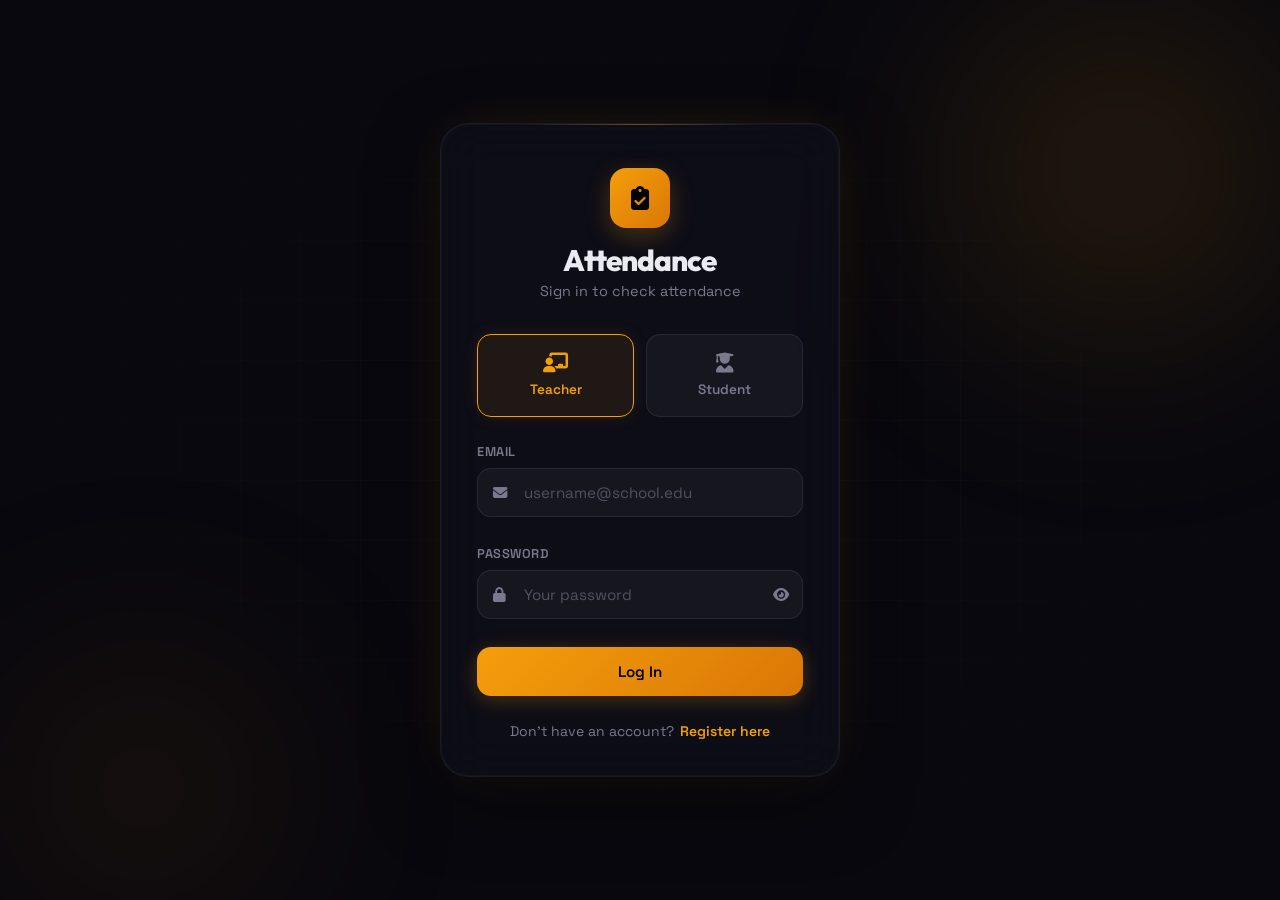
<file: templates/index.html>
<!DOCTYPE html>
<html lang="en">
<head>
    <meta charset="UTF-8">
    <meta name="viewport" content="width=device-width, initial-scale=1.0">
    <title>Attendance - Log In</title>
    <link href="https://fonts.googleapis.com/css2?family=Space+Grotesk:wght@300;400;500;600;700&family=Outfit:wght@400;600;800&display=swap" rel="stylesheet">
    <link rel="stylesheet" href="https://cdnjs.cloudflare.com/ajax/libs/font-awesome/6.5.1/css/all.min.css">
    <link rel="stylesheet" href="/static/css/style.css">
</head>
<body>
    <div class="bg-layer"><div class="blob blob-1"></div><div class="blob blob-2"></div></div>
    <div class="grid-overlay"></div>
    <div class="toast-container" id="toastContainer"></div>
    <main class="login-container">
        <div class="login-card">
            <div class="brand">
                <div class="brand-icon"><i class="fas fa-clipboard-check"></i></div>
                <h1>Attendance</h1>
                <p>Sign in to check attendance</p>
            </div>
            <form id="loginForm" novalidate>
                <div class="role-group">
                    <label class="role-option">
                        <input type="radio" name="role" value="teacher" checked>
                        <div class="role-box">
                            <i class="fas fa-chalkboard-teacher"></i>
                            <span>Teacher</span>
                        </div>
                    </label>
                    <label class="role-option">
                        <input type="radio" name="role" value="student">
                        <div class="role-box">
                            <i class="fas fa-user-graduate"></i>
                            <span>Student</span>
                        </div>
                    </label>
                </div>
                <div class="input-group">
                    <label for="email">Email</label>
                    <div class="input-wrap">
                        <i class="fas fa-envelope field-icon"></i>
                        <input type="email" id="email" placeholder="username@school.edu" required>
                    </div>
                    <div class="error-msg" id="emailErr"><i class="fas fa-exclamation-circle"></i><span></span></div>
                </div>
                <div class="input-group">
                    <label for="password">Password</label>
                    <div class="input-wrap">
                        <i class="fas fa-lock field-icon"></i>
                        <input type="password" id="password" placeholder="Your password" required>
                        <button type="button" class="toggle-pw" aria-label="Toggle password"><i class="fas fa-eye"></i></button>
                    </div>
                    <div class="error-msg" id="pwErr"><i class="fas fa-exclamation-circle"></i><span></span></div>
                </div>
                <button type="submit" class="submit-btn" id="submitBtn">
                    <span class="btn-text">Log In</span>
                    <div class="spinner"></div>
                </button>
            </form>
            <div class="register-link">
                <span>Don't have an account?</span>
                <a href="/register">Register here</a>
            </div>
        </div>
    </main>
    <script src="/static/js/script.js"></script>
</body>
</html>
</file>
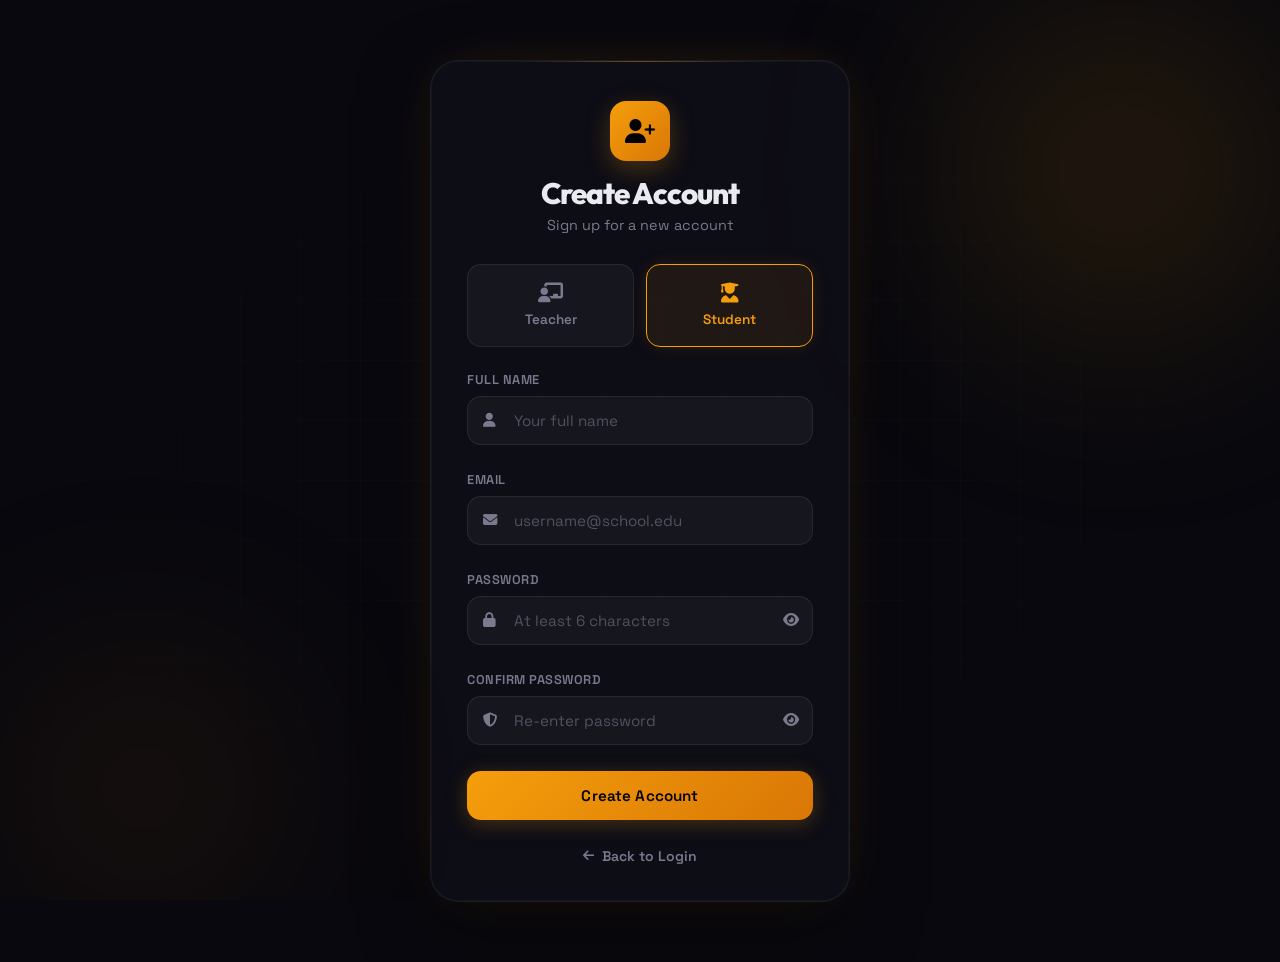
<file: templates/register.html>
<!DOCTYPE html>
<html lang="en">
<head>
    <meta charset="UTF-8">
    <meta name="viewport" content="width=device-width, initial-scale=1.0">
    <title>Register - Attendance</title>
    <link href="https://fonts.googleapis.com/css2?family=Space+Grotesk:wght@300;400;500;600;700&family=Outfit:wght@400;600;800&display=swap" rel="stylesheet">
    <link rel="stylesheet" href="https://cdnjs.cloudflare.com/ajax/libs/font-awesome/6.5.1/css/all.min.css">
    <link rel="stylesheet" href="/static/css/register.css">
</head>
<body>
    <div class="bg-layer"><div class="blob blob-1"></div><div class="blob blob-2"></div></div>
    <div class="grid-overlay"></div>
    <div class="toast-container" id="toastContainer"></div>
    <main class="register-container">
        <div class="register-card">
            <div class="brand">
                <div class="brand-icon"><i class="fas fa-user-plus"></i></div>
                <h1>Create Account</h1>
                <p>Sign up for a new account</p>
            </div>
            <form id="registerForm" novalidate>
                <div class="role-group">
                    <label class="role-option">
                        <input type="radio" name="role" value="teacher">
                        <div class="role-box">
                            <i class="fas fa-chalkboard-teacher"></i>
                            <span>Teacher</span>
                        </div>
                    </label>
                    <label class="role-option">
                        <input type="radio" name="role" value="student" checked>
                        <div class="role-box">
                            <i class="fas fa-user-graduate"></i>
                            <span>Student</span>
                        </div>
                    </label>
                </div>
                <div class="input-group">
                    <label for="regName">Full Name</label>
                    <div class="input-wrap"><i class="fas fa-user field-icon"></i><input type="text" id="regName" placeholder="Your full name" required></div>
                    <div class="error-msg" id="nameErr"><i class="fas fa-exclamation-circle"></i><span></span></div>
                </div>
                <div class="input-group">
                    <label for="regEmail">Email</label>
                    <div class="input-wrap"><i class="fas fa-envelope field-icon"></i><input type="email" id="regEmail" placeholder="username@school.edu" required></div>
                    <div class="error-msg" id="emailErr"><i class="fas fa-exclamation-circle"></i><span></span></div>
                </div>
                <div class="input-group">
                    <label for="regPw">Password</label>
                    <div class="input-wrap"><i class="fas fa-lock field-icon"></i><input type="password" id="regPw" placeholder="At least 6 characters" required><button type="button" class="toggle-pw" aria-label="Toggle password"><i class="fas fa-eye"></i></button></div>
                    <div class="error-msg" id="pwErr"><i class="fas fa-exclamation-circle"></i><span></span></div>
                </div>
                <div class="input-group">
                    <label for="regPwConfirm">Confirm Password</label>
                    <div class="input-wrap"><i class="fas fa-shield-halved field-icon"></i><input type="password" id="regPwConfirm" placeholder="Re-enter password" required><button type="button" class="toggle-pw" aria-label="Toggle password"><i class="fas fa-eye"></i></button></div>
                    <div class="error-msg" id="pw2Err"><i class="fas fa-exclamation-circle"></i><span></span></div>
                </div>
                <button type="submit" class="submit-btn" id="submitBtn">
                    <span class="btn-text">Create Account</span>
                    <div class="spinner"></div>
                </button>
            </form>
            <div class="back-link"><a href="/"><i class="fas fa-arrow-left"></i> Back to Login</a></div>
        </div>
    </main>
    <script src="/static/js/register.js"></script>
</body>
</html>
</file>
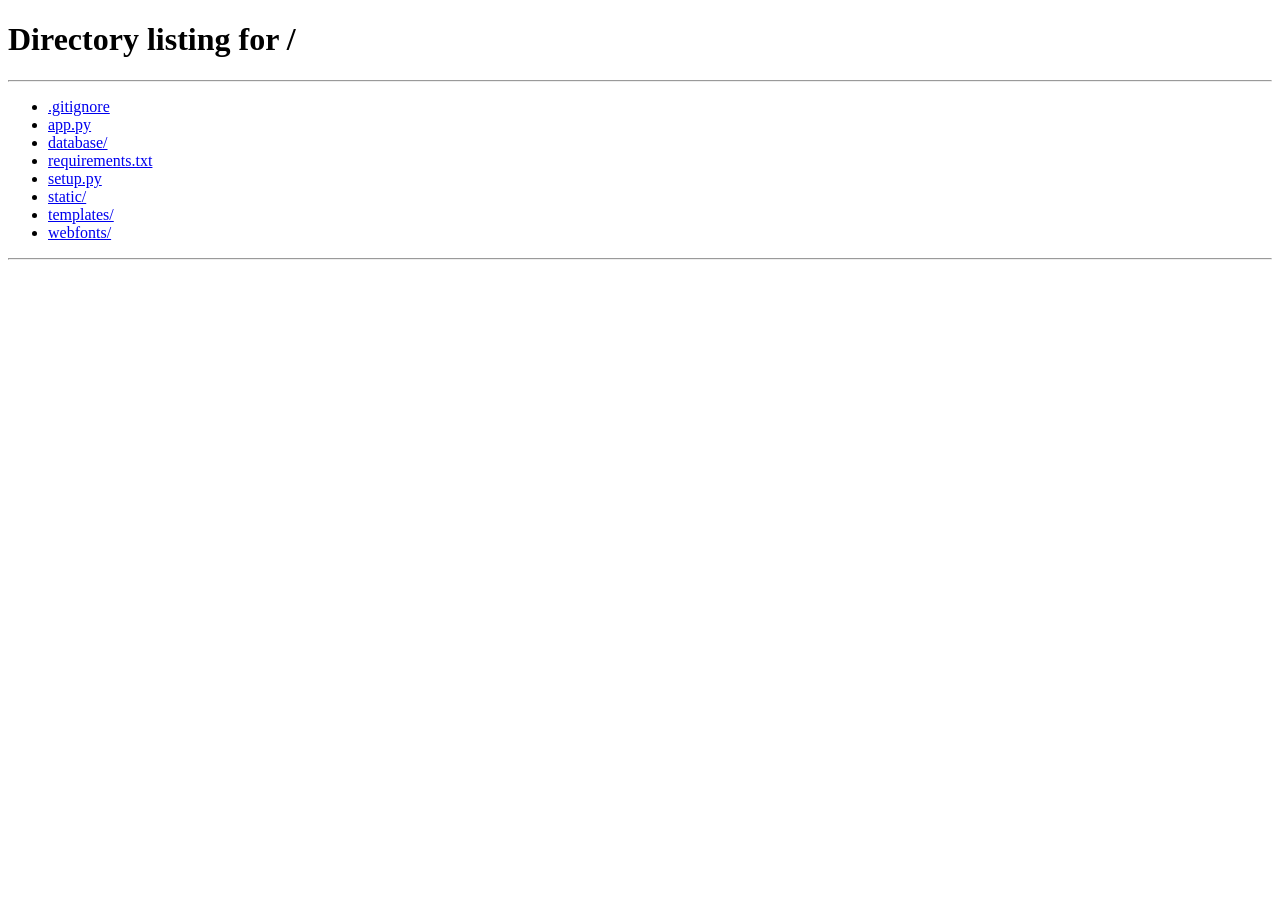
<file: templates/student.html>
<!DOCTYPE html>
<html lang="en">
<head>
    <meta charset="UTF-8">
    <meta name="viewport" content="width=device-width, initial-scale=1.0">
    <title>Student Dashboard</title>
    <link href="https://fonts.googleapis.com/css2?family=Space+Grotesk:wght@300;400;500;600;700&family=Outfit:wght@400;600;800&display=swap" rel="stylesheet">
    <link rel="stylesheet" href="https://cdnjs.cloudflare.com/ajax/libs/font-awesome/6.5.1/css/all.min.css">
    <link rel="stylesheet" href="/static/css/student.css">
</head>
<body>
    <div class="toast-container" id="toastContainer"></div>
    <header class="topbar">
        <div class="topbar-left"><i class="fas fa-user-graduate"></i><span>Student Dashboard</span></div>
        <div class="topbar-right">
            <span class="user-name" id="userName">-</span>
            <button class="logout-btn" id="logoutBtn"><i class="fas fa-sign-out-alt"></i> Log Out</button>
        </div>
    </header>
    <main class="dashboard">
        <div class="welcome-card">
            <h2 id="welcomeMsg">Welcome!</h2>
            <p>View your attendance records below.</p>
        </div>
        <div class="stats-row">
            <div class="stat-card"><div class="stat-num" id="statTotal">0</div><div class="stat-label">Total Days</div></div>
            <div class="stat-card present"><div class="stat-num" id="statPresent">0</div><div class="stat-label">Present</div></div>
            <div class="stat-card absent"><div class="stat-num" id="statAbsent">0</div><div class="stat-label">Absent</div></div>
            <div class="stat-card late"><div class="stat-num" id="statLate">0</div><div class="stat-label">Late</div></div>
        </div>
        <div class="percent-card">
            <div class="percent-circle" id="percentCircle"><span id="percentText">0%</span></div>
            <div class="percent-info">
                <h3>Attendance Rate</h3>
                <p id="percentDesc">-</p>
            </div>
        </div>
        <div class="table-card">
            <h2><i class="fas fa-calendar-check"></i> Records</h2>
            <table>
                <thead><tr><th>Date</th><th>Status</th></tr></thead>
                <tbody id="recordsBody"></tbody>
            </table>
        </div>
    </main>
    <script src="/static/js/student.js"></script>
</body>
</html>
</file>
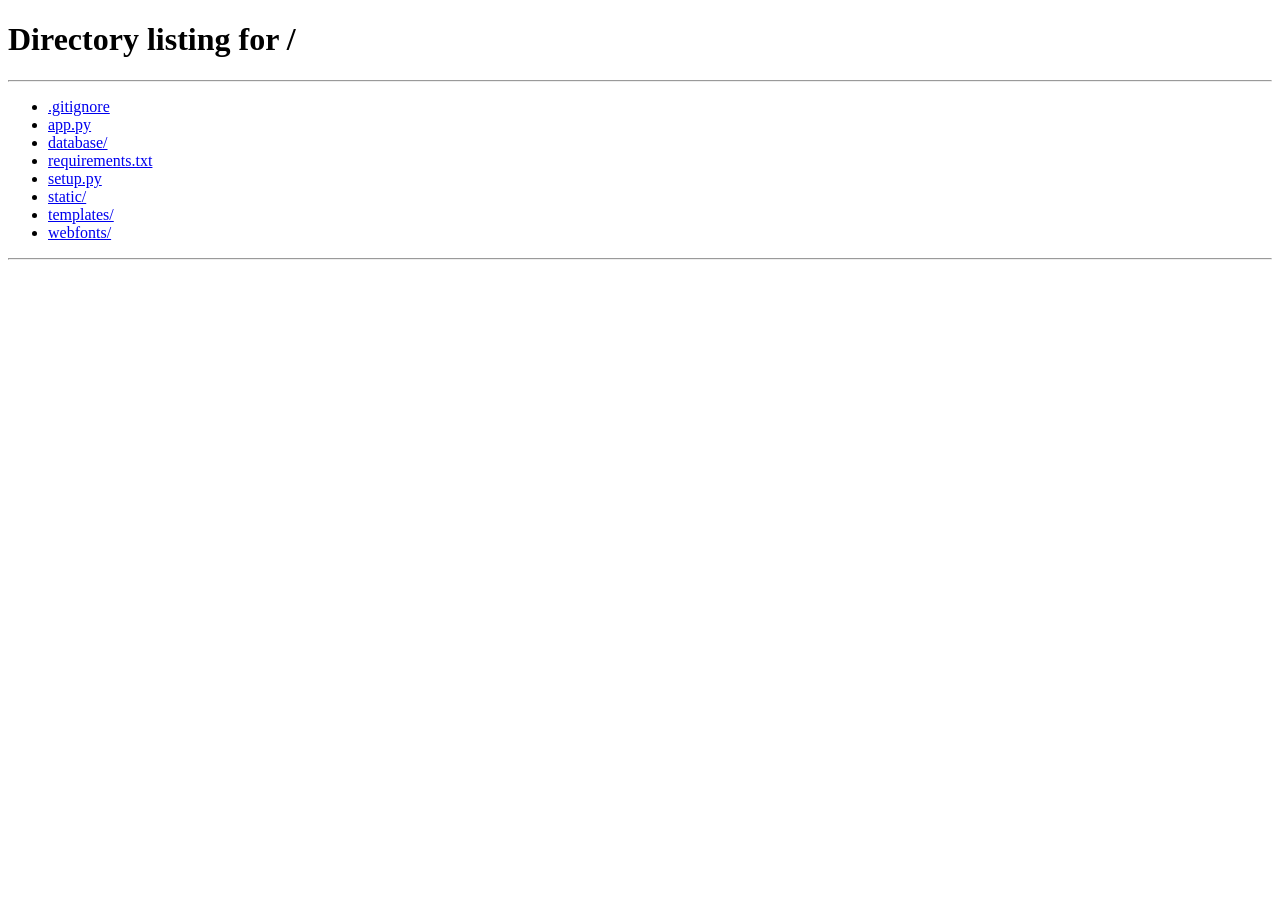
<file: templates/teacher.html>
<!DOCTYPE html>
<html lang="en">
<head>
    <meta charset="UTF-8">
    <meta name="viewport" content="width=device-width, initial-scale=1.0">
    <title>Teacher Dashboard</title>
    <link href="https://fonts.googleapis.com/css2?family=Space+Grotesk:wght@300;400;500;600;700&family=Outfit:wght@400;600;800&display=swap" rel="stylesheet">
    <link rel="stylesheet" href="https://cdnjs.cloudflare.com/ajax/libs/font-awesome/6.5.1/css/all.min.css">
    <link rel="stylesheet" href="/static/css/teacher.css">
</head>
<body>
    <div class="toast-container" id="toastContainer"></div>
    <header class="topbar">
        <div class="topbar-left"><i class="fas fa-chalkboard-teacher"></i><span>Teacher Dashboard</span></div>
        <div class="topbar-right">
            <span class="user-name" id="userName">-</span>
            <button class="logout-btn" id="logoutBtn"><i class="fas fa-sign-out-alt"></i> Log Out</button>
        </div>
    </header>
    <main class="dashboard">
        <div class="date-bar">
            <label for="dateInput">Date:</label>
            <input type="date" id="dateInput">
        </div>

        <!-- Add Student Section -->
        <div class="add-student-card">
            <h3><i class="fas fa-user-plus"></i> Add Student</h3>
            <div class="add-student-row">
                <input type="text" id="newStudentName" placeholder="Student name" maxlength="100">
                <button class="add-btn" id="addStudentBtn"><i class="fas fa-plus"></i> Add</button>
            </div>
        </div>

        <!-- Students List -->
        <div class="students-list-card">
            <h3><i class="fas fa-users"></i> Students</h3>
            <div class="students-list" id="studentsList"></div>
        </div>

        <!-- Stats -->
        <div class="stats-row">
            <div class="stat-card"><div class="stat-num" id="statTotal">0</div><div class="stat-label">Total</div></div>
            <div class="stat-card present"><div class="stat-num" id="statPresent">0</div><div class="stat-label">Present</div></div>
            <div class="stat-card absent"><div class="stat-num" id="statAbsent">0</div><div class="stat-label">Absent</div></div>
            <div class="stat-card late"><div class="stat-num" id="statLate">0</div><div class="stat-label">Late</div></div>
        </div>

        <!-- Attendance Table -->
        <div class="table-card">
            <h2><i class="fas fa-list-check"></i> Attendance</h2>
            <div class="empty-state" id="emptyState">
                <i class="fas fa-user-graduate"></i>
                <p>Add students first to take attendance</p>
            </div>
            <table id="attendanceTable" style="display:none;">
                <thead>
                    <tr><th>#</th><th>Student Name</th><th>Status</th></tr>
                </thead>
                <tbody id="tableBody"></tbody>
            </table>
            <button class="save-btn" id="saveBtn" style="display:none;"><i class="fas fa-save"></i> Save Attendance</button>
        </div>
    </main>
    <script src="/static/js/teacher.js"></script>
</body>
</html>
</file>
<file: static/css/style.css>
*,
*::before,
*::after {
    margin: 0;
    padding: 0;
    box-sizing: border-box;
}

:root {
    --bg: #08080e;
    --card: rgba(16, 16, 26, 0.72);
    --card-border: rgba(255, 255, 255, 0.06);
    --fg: #eaeaf0;
    --fg-muted: #7a7a8e;
    --accent: #f59e0b;
    --accent-hover: #fbbf24;
    --accent-glow: rgba(245, 158, 11, 0.25);
    --error: #ef4444;
    --error-bg: rgba(239, 68, 68, 0.08);
    --input-bg: rgba(255, 255, 255, 0.04);
    --input-border: rgba(255, 255, 255, 0.08);
    --input-focus-border: var(--accent);
    --radius-sm: 8px;
    --radius-md: 14px;
    --radius-lg: 22px;
    --radius-xl: 28px;
    --font-display: 'Outfit', sans-serif;
    --font-ui: 'Space Grotesk', sans-serif;
    --transition: 0.3s cubic-bezier(0.4, 0, 0.2, 1);
}

html {
    font-size: 16px;
    -webkit-font-smoothing: antialiased;
    -moz-osx-font-smoothing: grayscale;
}

body {
    font-family: var(--font-ui);
    background: var(--bg);
    color: var(--fg);
    min-height: 100vh;
    display: flex;
    align-items: center;
    justify-content: center;
    overflow: hidden;
    position: relative;
}

a {
    color: var(--accent);
    text-decoration: none;
    font-weight: 500;
    transition: color var(--transition);
}

a:hover {
    color: var(--accent-hover);
}

a:focus-visible {
    outline: 2px solid var(--accent);
    outline-offset: 2px;
    border-radius: 4px;
}

.bg-layer {
    position: fixed;
    inset: 0;
    z-index: 0;
    overflow: hidden;
    pointer-events: none;
}

.blob {
    position: absolute;
    border-radius: 50%;
    filter: blur(100px);
    opacity: 0.5;
    will-change: transform;
}

.blob-1 {
    width: 520px;
    height: 520px;
    background: radial-gradient(circle, rgba(245, 158, 11, 0.35), transparent 70%);
    top: -10%;
    right: -8%;
    animation: blobFloat1 14s ease-in-out infinite alternate;
}

.blob-2 {
    width: 440px;
    height: 440px;
    background: radial-gradient(circle, rgba(217, 119, 6, 0.25), transparent 70%);
    bottom: -12%;
    left: -6%;
    animation: blobFloat2 16s ease-in-out infinite alternate;
}

@keyframes blobFloat1 {
    0%   { transform: translate(0, 0) scale(1); }
    50%  { transform: translate(-60px, 40px) scale(1.12); }
    100% { transform: translate(30px, -30px) scale(0.95); }
}

@keyframes blobFloat2 {
    0%   { transform: translate(0, 0) scale(1); }
    50%  { transform: translate(50px, -50px) scale(1.08); }
    100% { transform: translate(-40px, 30px) scale(0.92); }
}

.grid-overlay {
    position: fixed;
    inset: 0;
    z-index: 1;
    pointer-events: none;
    background-image:
        linear-gradient(rgba(255, 255, 255, 0.018) 1px, transparent 1px),
        linear-gradient(90deg, rgba(255, 255, 255, 0.018) 1px, transparent 1px);
    background-size: 60px 60px;
    mask-image: radial-gradient(ellipse 60% 60% at 50% 50%, black 20%, transparent 100%);
    -webkit-mask-image: radial-gradient(ellipse 60% 60% at 50% 50%, black 20%, transparent 100%);
}

.toast-container {
    position: fixed;
    top: 24px;
    right: 24px;
    z-index: 9999;
    display: flex;
    flex-direction: column;
    gap: 10px;
    pointer-events: none;
}

.toast-container .toast {
    pointer-events: auto;
    padding: 14px 20px;
    border-radius: var(--radius-sm);
    font-family: var(--font-ui);
    font-size: 0.875rem;
    font-weight: 500;
    color: var(--fg);
    backdrop-filter: blur(16px);
    -webkit-backdrop-filter: blur(16px);
    border: 1px solid var(--card-border);
    display: flex;
    align-items: center;
    gap: 10px;
    animation: toastIn 0.4s cubic-bezier(0.16, 1, 0.3, 1) forwards;
    box-shadow: 0 8px 32px rgba(0, 0, 0, 0.4);
    max-width: 360px;
}

.toast.toast-error {
    background: rgba(239, 68, 68, 0.15);
    border-color: rgba(239, 68, 68, 0.25);
}

.toast.toast-success {
    background: rgba(34, 197, 94, 0.15);
    border-color: rgba(34, 197, 94, 0.25);
}

.toast.toast-out {
    animation: toastOut 0.35s cubic-bezier(0.4, 0, 1, 1) forwards;
}

@keyframes toastIn {
    0%   { opacity: 0; transform: translateX(40px) scale(0.95); }
    100% { opacity: 1; transform: translateX(0) scale(1); }
}

@keyframes toastOut {
    0%   { opacity: 1; transform: translateX(0) scale(1); }
    100% { opacity: 0; transform: translateX(40px) scale(0.9); }
}

.login-container {
    position: relative;
    z-index: 10;
    width: 100%;
    max-width: 440px;
    padding: 20px;
    animation: cardEnter 0.7s cubic-bezier(0.16, 1, 0.3, 1) both;
}

@keyframes cardEnter {
    0%   { opacity: 0; transform: translateY(30px) scale(0.96); }
    100% { opacity: 1; transform: translateY(0) scale(1); }
}

.login-card {
    background: var(--card);
    border: 1px solid var(--card-border);
    border-radius: var(--radius-xl);
    padding: 44px 36px 36px;
    backdrop-filter: blur(24px) saturate(1.3);
    -webkit-backdrop-filter: blur(24px) saturate(1.3);
    box-shadow:
        0 0 0 1px rgba(255, 255, 255, 0.03) inset,
        0 24px 80px -12px rgba(0, 0, 0, 0.6),
        0 0 60px -20px var(--accent-glow);
    position: relative;
    overflow: hidden;
}

.login-card::before {
    content: '';
    position: absolute;
    top: 0;
    left: 20%;
    right: 20%;
    height: 1px;
    background: linear-gradient(90deg, transparent, rgba(245, 158, 11, 0.4), transparent);
}

.brand {
    text-align: center;
    margin-bottom: 34px;
}

.brand-icon {
    width: 60px;
    height: 60px;
    border-radius: 16px;
    background: linear-gradient(135deg, var(--accent), #d97706);
    display: inline-flex;
    align-items: center;
    justify-content: center;
    font-size: 1.5rem;
    color: #000;
    margin-bottom: 16px;
    box-shadow: 0 8px 24px var(--accent-glow);
    animation: iconPulse 3s ease-in-out infinite;
}

@keyframes iconPulse {
    0%, 100% { box-shadow: 0 8px 24px var(--accent-glow); }
    50%      { box-shadow: 0 8px 36px rgba(245, 158, 11, 0.4); }
}

.brand h1 {
    font-family: var(--font-display);
    font-size: 1.85rem;
    font-weight: 800;
    letter-spacing: -0.03em;
    color: var(--fg);
    line-height: 1.1;
}

.brand p {
    font-size: 0.9rem;
    color: var(--fg-muted);
    margin-top: 6px;
    font-weight: 400;
}

.role-group {
    display: grid;
    grid-template-columns: 1fr 1fr;
    gap: 12px;
    margin-bottom: 26px;
}

.role-option {
    cursor: pointer;
}

.role-option input[type="radio"] {
    position: absolute;
    opacity: 0;
    width: 0;
    height: 0;
    pointer-events: none;
}

.role-box {
    display: flex;
    flex-direction: column;
    align-items: center;
    gap: 8px;
    padding: 18px 12px;
    border-radius: var(--radius-md);
    border: 1.5px solid var(--input-border);
    background: var(--input-bg);
    transition: all var(--transition);
    user-select: none;
}

.role-box i {
    font-size: 1.25rem;
    color: var(--fg-muted);
    transition: all var(--transition);
}

.role-box span {
    font-size: 0.85rem;
    font-weight: 600;
    color: var(--fg-muted);
    transition: color var(--transition);
}

.role-box:hover {
    border-color: rgba(255, 255, 255, 0.14);
    background: rgba(255, 255, 255, 0.06);
}

.role-option input[type="radio"]:checked + .role-box {
    border-color: var(--accent);
    background: rgba(245, 158, 11, 0.08);
    box-shadow: 0 0 20px -6px var(--accent-glow);
}

.role-option input[type="radio"]:checked + .role-box i,
.role-option input[type="radio"]:checked + .role-box span {
    color: var(--accent);
}

.role-option input[type="radio"]:focus-visible + .role-box {
    outline: 2px solid var(--accent);
    outline-offset: 2px;
}

.input-group {
    margin-bottom: 20px;
    position: relative;
}

.input-group label {
    display: block;
    font-size: 0.8rem;
    font-weight: 600;
    color: var(--fg-muted);
    margin-bottom: 8px;
    letter-spacing: 0.04em;
    text-transform: uppercase;
}

.input-wrap {
    position: relative;
    display: flex;
    align-items: center;
}

.field-icon {
    position: absolute;
    left: 16px;
    font-size: 0.9rem;
    color: var(--fg-muted);
    transition: color var(--transition);
    pointer-events: none;
    z-index: 2;
}

.input-wrap input {
    width: 100%;
    padding: 14px 16px 14px 46px;
    font-family: var(--font-ui);
    font-size: 0.95rem;
    font-weight: 400;
    color: var(--fg);
    background: var(--input-bg);
    border: 1.5px solid var(--input-border);
    border-radius: var(--radius-md);
    outline: none;
    transition: all var(--transition);
}

.input-wrap input::placeholder {
    color: rgba(122, 122, 142, 0.6);
}

.input-wrap input:focus {
    border-color: var(--input-focus-border);
    background: rgba(245, 158, 11, 0.03);
    box-shadow: 0 0 0 3px var(--accent-glow);
}

.input-wrap input:focus ~ .field-icon,
.input-wrap:has(input:focus) .field-icon {
    color: var(--accent);
}

.input-group.has-error .input-wrap input {
    border-color: var(--error);
    background: var(--error-bg);
}

.input-group.has-error .input-wrap input:focus {
    box-shadow: 0 0 0 3px rgba(239, 68, 68, 0.15);
}

.input-group.has-error .field-icon {
    color: var(--error);
}

.error-msg {
    display: flex;
    align-items: center;
    gap: 6px;
    font-size: 0.78rem;
    font-weight: 500;
    color: var(--error);
    margin-top: 8px;
    opacity: 0;
    max-height: 0;
    overflow: hidden;
    transition: all 0.3s ease;
}

.error-msg i {
    font-size: 0.72rem;
    flex-shrink: 0;
}

.input-group.has-error .error-msg {
    opacity: 1;
    max-height: 40px;
}

.toggle-pw {
    position: absolute;
    right: 4px;
    top: 50%;
    transform: translateY(-50%);
    background: none;
    border: none;
    color: var(--fg-muted);
    font-size: 0.9rem;
    padding: 10px;
    cursor: pointer;
    border-radius: var(--radius-sm);
    transition: all var(--transition);
    z-index: 2;
    display: flex;
    align-items: center;
    justify-content: center;
}

.toggle-pw:hover {
    color: var(--fg);
    background: rgba(255, 255, 255, 0.06);
}

.toggle-pw:focus-visible {
    outline: 2px solid var(--accent);
    outline-offset: -2px;
}

.submit-btn {
    width: 100%;
    padding: 15px 24px;
    font-family: var(--font-ui);
    font-size: 0.95rem;
    font-weight: 600;
    letter-spacing: 0.01em;
    color: #000;
    background: linear-gradient(135deg, var(--accent), #d97706);
    border: none;
    border-radius: var(--radius-md);
    cursor: pointer;
    position: relative;
    overflow: hidden;
    transition: all var(--transition);
    margin-top: 8px;
    display: flex;
    align-items: center;
    justify-content: center;
    gap: 10px;
    box-shadow: 0 4px 20px var(--accent-glow);
}

.submit-btn::before {
    content: '';
    position: absolute;
    inset: 0;
    background: linear-gradient(135deg, rgba(255,255,255,0.2), transparent 60%);
    opacity: 0;
    transition: opacity var(--transition);
}

.submit-btn:hover {
    transform: translateY(-1px);
    box-shadow: 0 8px 30px rgba(245, 158, 11, 0.35);
}

.submit-btn:hover::before {
    opacity: 1;
}

.submit-btn:active {
    transform: translateY(0) scale(0.985);
    box-shadow: 0 2px 12px var(--accent-glow);
}

.submit-btn:focus-visible {
    outline: 2px solid var(--accent-hover);
    outline-offset: 3px;
}

.btn-text {
    transition: opacity 0.25s ease;
}

.spinner {
    width: 20px;
    height: 20px;
    border: 2.5px solid rgba(0, 0, 0, 0.15);
    border-top-color: #000;
    border-radius: 50%;
    animation: spin 0.65s linear infinite;
    opacity: 0;
    position: absolute;
    transition: opacity 0.25s ease;
}

@keyframes spin {
    to { transform: rotate(360deg); }
}

.submit-btn.loading .btn-text {
    opacity: 0;
}

.submit-btn.loading .spinner {
    opacity: 1;
}

.submit-btn.loading {
    pointer-events: none;
    opacity: 0.85;
}

.register-link {
    text-align: center;
    margin-top: 26px;
    font-size: 0.875rem;
    color: var(--fg-muted);
    display: flex;
    align-items: center;
    justify-content: center;
    gap: 6px;
}

.register-link a {
    font-weight: 600;
    position: relative;
}

.register-link a::after {
    content: '';
    position: absolute;
    bottom: -2px;
    left: 0;
    width: 0;
    height: 1.5px;
    background: var(--accent);
    transition: width var(--transition);
}

.register-link a:hover::after {
    width: 100%;
}

::-webkit-scrollbar {
    width: 6px;
}

::-webkit-scrollbar-track {
    background: transparent;
}

::-webkit-scrollbar-thumb {
    background: rgba(255, 255, 255, 0.1);
    border-radius: 10px;
}

::-webkit-scrollbar-thumb:hover {
    background: rgba(255, 255, 255, 0.18);
}

::selection {
    background: rgba(245, 158, 11, 0.3);
    color: var(--fg);
}

@media (prefers-reduced-motion: reduce) {
    *,
    *::before,
    *::after {
        animation-duration: 0.01ms !important;
        animation-iteration-count: 1 !important;
        transition-duration: 0.01ms !important;
    }

    .blob {
        animation: none !important;
    }
}

@media (max-width: 480px) {
    .login-container {
        padding: 14px;
    }

    .login-card {
        padding: 32px 24px 28px;
        border-radius: var(--radius-lg);
    }

    .brand h1 {
        font-size: 1.55rem;
    }

    .brand-icon {
        width: 52px;
        height: 52px;
        font-size: 1.3rem;
        border-radius: 14px;
    }

    .role-box {
        padding: 14px 8px;
    }

    .role-box i {
        font-size: 1.1rem;
    }

    .role-box span {
        font-size: 0.8rem;
    }

    .toast-container {
        top: 12px;
        right: 12px;
        left: 12px;
    }

    .toast-container .toast {
        max-width: 100%;
    }
}

@media (max-width: 360px) {
    .login-card {
        padding: 26px 18px 24px;
    }

    .brand h1 {
        font-size: 1.4rem;
    }

    .input-wrap input {
        padding: 12px 14px 12px 40px;
        font-size: 0.9rem;
    }

    .field-icon {
        left: 14px;
    }

    .submit-btn {
        padding: 13px 20px;
        font-size: 0.9rem;
    }
}
</file>
<file: static/css/register.css>
*,
*::before,
*::after {
    margin: 0;
    padding: 0;
    box-sizing: border-box;
}

:root {
    --bg: #08080e;
    --card: rgba(16, 16, 26, 0.72);
    --card-border: rgba(255, 255, 255, 0.06);
    --fg: #eaeaf0;
    --fg-muted: #7a7a8e;
    --accent: #f59e0b;
    --accent-hover: #fbbf24;
    --accent-glow: rgba(245, 158, 11, 0.25);
    --error: #ef4444;
    --error-bg: rgba(239, 68, 68, 0.08);
    --input-bg: rgba(255, 255, 255, 0.04);
    --input-border: rgba(255, 255, 255, 0.08);
    --input-focus-border: var(--accent);
    --radius-sm: 8px;
    --radius-md: 14px;
    --radius-lg: 22px;
    --radius-xl: 28px;
    --font-display: 'Outfit', sans-serif;
    --font-ui: 'Space Grotesk', sans-serif;
    --transition: 0.3s cubic-bezier(0.4, 0, 0.2, 1);
}

html {
    font-size: 16px;
    -webkit-font-smoothing: antialiased;
    -moz-osx-font-smoothing: grayscale;
}

body {
    font-family: var(--font-ui);
    background: var(--bg);
    color: var(--fg);
    min-height: 100vh;
    display: flex;
    align-items: center;
    justify-content: center;
    overflow-x: hidden;
    overflow-y: auto;
    position: relative;
    padding: 40px 0;
}

a {
    color: var(--accent);
    text-decoration: none;
    font-weight: 500;
    transition: color var(--transition);
}

a:hover {
    color: var(--accent-hover);
}

a:focus-visible {
    outline: 2px solid var(--accent);
    outline-offset: 2px;
    border-radius: 4px;
}

.bg-layer {
    position: fixed;
    inset: 0;
    z-index: 0;
    overflow: hidden;
    pointer-events: none;
}

.blob {
    position: absolute;
    border-radius: 50%;
    filter: blur(100px);
    opacity: 0.5;
    will-change: transform;
}

.blob-1 {
    width: 520px;
    height: 520px;
    background: radial-gradient(circle, rgba(245, 158, 11, 0.35), transparent 70%);
    top: -10%;
    right: -8%;
    animation: blobFloat1 14s ease-in-out infinite alternate;
}

.blob-2 {
    width: 440px;
    height: 440px;
    background: radial-gradient(circle, rgba(217, 119, 6, 0.25), transparent 70%);
    bottom: -12%;
    left: -6%;
    animation: blobFloat2 16s ease-in-out infinite alternate;
}

@keyframes blobFloat1 {
    0%   { transform: translate(0, 0) scale(1); }
    50%  { transform: translate(-60px, 40px) scale(1.12); }
    100% { transform: translate(30px, -30px) scale(0.95); }
}

@keyframes blobFloat2 {
    0%   { transform: translate(0, 0) scale(1); }
    50%  { transform: translate(50px, -50px) scale(1.08); }
    100% { transform: translate(-40px, 30px) scale(0.92); }
}

.grid-overlay {
    position: fixed;
    inset: 0;
    z-index: 1;
    pointer-events: none;
    background-image:
        linear-gradient(rgba(255, 255, 255, 0.018) 1px, transparent 1px),
        linear-gradient(90deg, rgba(255, 255, 255, 0.018) 1px, transparent 1px);
    background-size: 60px 60px;
    mask-image: radial-gradient(ellipse 60% 60% at 50% 50%, black 20%, transparent 100%);
    -webkit-mask-image: radial-gradient(ellipse 60% 60% at 50% 50%, black 20%, transparent 100%);
}

.toast-container {
    position: fixed;
    top: 24px;
    right: 24px;
    z-index: 9999;
    display: flex;
    flex-direction: column;
    gap: 10px;
    pointer-events: none;
}

.toast-container .toast {
    pointer-events: auto;
    padding: 14px 20px;
    border-radius: var(--radius-sm);
    font-family: var(--font-ui);
    font-size: 0.875rem;
    font-weight: 500;
    color: var(--fg);
    backdrop-filter: blur(16px);
    -webkit-backdrop-filter: blur(16px);
    border: 1px solid var(--card-border);
    display: flex;
    align-items: center;
    gap: 10px;
    animation: toastIn 0.4s cubic-bezier(0.16, 1, 0.3, 1) forwards;
    box-shadow: 0 8px 32px rgba(0, 0, 0, 0.4);
    max-width: 360px;
}

.toast.toast-error {
    background: rgba(239, 68, 68, 0.15);
    border-color: rgba(239, 68, 68, 0.25);
}

.toast.toast-success {
    background: rgba(34, 197, 94, 0.15);
    border-color: rgba(34, 197, 94, 0.25);
}

.toast.toast-out {
    animation: toastOut 0.35s cubic-bezier(0.4, 0, 1, 1) forwards;
}

@keyframes toastIn {
    0%   { opacity: 0; transform: translateX(40px) scale(0.95); }
    100% { opacity: 1; transform: translateX(0) scale(1); }
}

@keyframes toastOut {
    0%   { opacity: 1; transform: translateX(0) scale(1); }
    100% { opacity: 0; transform: translateX(40px) scale(0.9); }
}

.register-container {
    position: relative;
    z-index: 10;
    width: 100%;
    max-width: 460px;
    padding: 20px;
    animation: cardEnter 0.7s cubic-bezier(0.16, 1, 0.3, 1) both;
}

@keyframes cardEnter {
    0%   { opacity: 0; transform: translateY(30px) scale(0.96); }
    100% { opacity: 1; transform: translateY(0) scale(1); }
}

.register-card {
    background: var(--card);
    border: 1px solid var(--card-border);
    border-radius: var(--radius-xl);
    padding: 40px 36px 36px;
    backdrop-filter: blur(24px) saturate(1.3);
    -webkit-backdrop-filter: blur(24px) saturate(1.3);
    box-shadow:
        0 0 0 1px rgba(255, 255, 255, 0.03) inset,
        0 24px 80px -12px rgba(0, 0, 0, 0.6),
        0 0 60px -20px var(--accent-glow);
    position: relative;
    overflow: hidden;
}

.register-card::before {
    content: '';
    position: absolute;
    top: 0;
    left: 20%;
    right: 20%;
    height: 1px;
    background: linear-gradient(90deg, transparent, rgba(245, 158, 11, 0.4), transparent);
}

.brand {
    text-align: center;
    margin-bottom: 30px;
}

.brand-icon {
    width: 60px;
    height: 60px;
    border-radius: 16px;
    background: linear-gradient(135deg, var(--accent), #d97706);
    display: inline-flex;
    align-items: center;
    justify-content: center;
    font-size: 1.5rem;
    color: #000;
    margin-bottom: 16px;
    box-shadow: 0 8px 24px var(--accent-glow);
    animation: iconPulse 3s ease-in-out infinite;
}

@keyframes iconPulse {
    0%, 100% { box-shadow: 0 8px 24px var(--accent-glow); }
    50%      { box-shadow: 0 8px 36px rgba(245, 158, 11, 0.4); }
}

.brand h1 {
    font-family: var(--font-display);
    font-size: 1.85rem;
    font-weight: 800;
    letter-spacing: -0.03em;
    color: var(--fg);
    line-height: 1.1;
}

.brand p {
    font-size: 0.9rem;
    color: var(--fg-muted);
    margin-top: 6px;
    font-weight: 400;
}

.role-group {
    display: grid;
    grid-template-columns: 1fr 1fr;
    gap: 12px;
    margin-bottom: 24px;
}

.role-option {
    cursor: pointer;
}

.role-option input[type="radio"] {
    position: absolute;
    opacity: 0;
    width: 0;
    height: 0;
    pointer-events: none;
}

.role-box {
    display: flex;
    flex-direction: column;
    align-items: center;
    gap: 8px;
    padding: 18px 12px;
    border-radius: var(--radius-md);
    border: 1.5px solid var(--input-border);
    background: var(--input-bg);
    transition: all var(--transition);
    user-select: none;
}

.role-box i {
    font-size: 1.25rem;
    color: var(--fg-muted);
    transition: all var(--transition);
}

.role-box span {
    font-size: 0.85rem;
    font-weight: 600;
    color: var(--fg-muted);
    transition: color var(--transition);
}

.role-box:hover {
    border-color: rgba(255, 255, 255, 0.14);
    background: rgba(255, 255, 255, 0.06);
}

.role-option input[type="radio"]:checked + .role-box {
    border-color: var(--accent);
    background: rgba(245, 158, 11, 0.08);
    box-shadow: 0 0 20px -6px var(--accent-glow);
}

.role-option input[type="radio"]:checked + .role-box i,
.role-option input[type="radio"]:checked + .role-box span {
    color: var(--accent);
}

.role-option input[type="radio"]:focus-visible + .role-box {
    outline: 2px solid var(--accent);
    outline-offset: 2px;
}

.input-group {
    margin-bottom: 18px;
    position: relative;
}

.input-group label {
    display: block;
    font-size: 0.8rem;
    font-weight: 600;
    color: var(--fg-muted);
    margin-bottom: 8px;
    letter-spacing: 0.04em;
    text-transform: uppercase;
}

.input-wrap {
    position: relative;
    display: flex;
    align-items: center;
}

.field-icon {
    position: absolute;
    left: 16px;
    font-size: 0.9rem;
    color: var(--fg-muted);
    transition: color var(--transition);
    pointer-events: none;
    z-index: 2;
}

.input-wrap input {
    width: 100%;
    padding: 14px 16px 14px 46px;
    font-family: var(--font-ui);
    font-size: 0.95rem;
    font-weight: 400;
    color: var(--fg);
    background: var(--input-bg);
    border: 1.5px solid var(--input-border);
    border-radius: var(--radius-md);
    outline: none;
    transition: all var(--transition);
}

.input-wrap input::placeholder {
    color: rgba(122, 122, 142, 0.6);
}

.input-wrap input:focus {
    border-color: var(--input-focus-border);
    background: rgba(245, 158, 11, 0.03);
    box-shadow: 0 0 0 3px var(--accent-glow);
}

.input-wrap input:focus ~ .field-icon,
.input-wrap:has(input:focus) .field-icon {
    color: var(--accent);
}

.input-group.has-error .input-wrap input {
    border-color: var(--error);
    background: var(--error-bg);
}

.input-group.has-error .input-wrap input:focus {
    box-shadow: 0 0 0 3px rgba(239, 68, 68, 0.15);
}

.input-group.has-error .field-icon {
    color: var(--error);
}

.error-msg {
    display: flex;
    align-items: center;
    gap: 6px;
    font-size: 0.78rem;
    font-weight: 500;
    color: var(--error);
    margin-top: 8px;
    opacity: 0;
    max-height: 0;
    overflow: hidden;
    transition: all 0.3s ease;
}

.error-msg i {
    font-size: 0.72rem;
    flex-shrink: 0;
}

.input-group.has-error .error-msg {
    opacity: 1;
    max-height: 40px;
}

.toggle-pw {
    position: absolute;
    right: 4px;
    top: 50%;
    transform: translateY(-50%);
    background: none;
    border: none;
    color: var(--fg-muted);
    font-size: 0.9rem;
    padding: 10px;
    cursor: pointer;
    border-radius: var(--radius-sm);
    transition: all var(--transition);
    z-index: 2;
    display: flex;
    align-items: center;
    justify-content: center;
}

.toggle-pw:hover {
    color: var(--fg);
    background: rgba(255, 255, 255, 0.06);
}

.toggle-pw:focus-visible {
    outline: 2px solid var(--accent);
    outline-offset: -2px;
}

.submit-btn {
    width: 100%;
    padding: 15px 24px;
    font-family: var(--font-ui);
    font-size: 0.95rem;
    font-weight: 600;
    letter-spacing: 0.01em;
    color: #000;
    background: linear-gradient(135deg, var(--accent), #d97706);
    border: none;
    border-radius: var(--radius-md);
    cursor: pointer;
    position: relative;
    overflow: hidden;
    transition: all var(--transition);
    margin-top: 6px;
    display: flex;
    align-items: center;
    justify-content: center;
    gap: 10px;
    box-shadow: 0 4px 20px var(--accent-glow);
}

.submit-btn::before {
    content: '';
    position: absolute;
    inset: 0;
    background: linear-gradient(135deg, rgba(255,255,255,0.2), transparent 60%);
    opacity: 0;
    transition: opacity var(--transition);
}

.submit-btn:hover {
    transform: translateY(-1px);
    box-shadow: 0 8px 30px rgba(245, 158, 11, 0.35);
}

.submit-btn:hover::before {
    opacity: 1;
}

.submit-btn:active {
    transform: translateY(0) scale(0.985);
    box-shadow: 0 2px 12px var(--accent-glow);
}

.submit-btn:focus-visible {
    outline: 2px solid var(--accent-hover);
    outline-offset: 3px;
}

.btn-text {
    transition: opacity 0.25s ease;
}

.spinner {
    width: 20px;
    height: 20px;
    border: 2.5px solid rgba(0, 0, 0, 0.15);
    border-top-color: #000;
    border-radius: 50%;
    animation: spin 0.65s linear infinite;
    opacity: 0;
    position: absolute;
    transition: opacity 0.25s ease;
}

@keyframes spin {
    to { transform: rotate(360deg); }
}

.submit-btn.loading .btn-text {
    opacity: 0;
}

.submit-btn.loading .spinner {
    opacity: 1;
}

.submit-btn.loading {
    pointer-events: none;
    opacity: 0.85;
}

.back-link {
    text-align: center;
    margin-top: 24px;
}

.back-link a {
    font-size: 0.875rem;
    font-weight: 600;
    color: var(--fg-muted);
    display: inline-flex;
    align-items: center;
    gap: 8px;
    position: relative;
    transition: color var(--transition);
}

.back-link a i {
    font-size: 0.8rem;
    transition: transform var(--transition);
}

.back-link a:hover {
    color: var(--accent);
}

.back-link a:hover i {
    transform: translateX(-4px);
}

.back-link a::after {
    content: '';
    position: absolute;
    bottom: -2px;
    left: 0;
    width: 0;
    height: 1.5px;
    background: var(--accent);
    transition: width var(--transition);
}

.back-link a:hover::after {
    width: 100%;
}

::-webkit-scrollbar {
    width: 6px;
}

::-webkit-scrollbar-track {
    background: transparent;
}

::-webkit-scrollbar-thumb {
    background: rgba(255, 255, 255, 0.1);
    border-radius: 10px;
}

::-webkit-scrollbar-thumb:hover {
    background: rgba(255, 255, 255, 0.18);
}

::selection {
    background: rgba(245, 158, 11, 0.3);
    color: var(--fg);
}

@media (prefers-reduced-motion: reduce) {
    *,
    *::before,
    *::after {
        animation-duration: 0.01ms !important;
        animation-iteration-count: 1 !important;
        transition-duration: 0.01ms !important;
    }

    .blob {
        animation: none !important;
    }
}

@media (max-width: 480px) {
    body {
        padding: 24px 0;
    }

    .register-container {
        padding: 14px;
    }

    .register-card {
        padding: 32px 24px 28px;
        border-radius: var(--radius-lg);
    }

    .brand h1 {
        font-size: 1.55rem;
    }

    .brand-icon {
        width: 52px;
        height: 52px;
        font-size: 1.3rem;
        border-radius: 14px;
    }

    .role-box {
        padding: 14px 8px;
    }

    .role-box i {
        font-size: 1.1rem;
    }

    .role-box span {
        font-size: 0.8rem;
    }

    .input-group {
        margin-bottom: 16px;
    }

    .toast-container {
        top: 12px;
        right: 12px;
        left: 12px;
    }

    .toast-container .toast {
        max-width: 100%;
    }
}

@media (max-width: 360px) {
    .register-card {
        padding: 26px 18px 22px;
    }

    .brand h1 {
        font-size: 1.4rem;
    }

    .input-wrap input {
        padding: 12px 14px 12px 40px;
        font-size: 0.9rem;
    }

    .field-icon {
        left: 14px;
    }

    .submit-btn {
        padding: 13px 20px;
        font-size: 0.9rem;
    }
}
</file>
<file: static/css/student.css>
*,
*::before,
*::after {
    margin: 0;
    padding: 0;
    box-sizing: border-box;
}

:root {
    --bg: #08080e;
    --surface: #0e0e18;
    --card: rgba(16, 16, 26, 0.72);
    --card-border: rgba(255, 255, 255, 0.06);
    --fg: #eaeaf0;
    --fg-muted: #7a7a8e;
    --accent: #f59e0b;
    --accent-hover: #fbbf24;
    --accent-glow: rgba(245, 158, 11, 0.25);
    --present: #22c55e;
    --present-bg: rgba(34, 197, 94, 0.1);
    --absent: #ef4444;
    --absent-bg: rgba(239, 68, 68, 0.1);
    --late: #eab308;
    --late-bg: rgba(234, 179, 8, 0.1);
    --input-bg: rgba(255, 255, 255, 0.04);
    --input-border: rgba(255, 255, 255, 0.08);
    --radius-sm: 8px;
    --radius-md: 14px;
    --radius-lg: 22px;
    --radius-xl: 28px;
    --font-display: 'Outfit', sans-serif;
    --font-ui: 'Space Grotesk', sans-serif;
    --transition: 0.3s cubic-bezier(0.4, 0, 0.2, 1);
}

html {
    font-size: 16px;
    -webkit-font-smoothing: antialiased;
    -moz-osx-font-smoothing: grayscale;
}

body {
    font-family: var(--font-ui);
    background: var(--bg);
    color: var(--fg);
    min-height: 100vh;
    overflow-x: hidden;
}

a {
    color: var(--accent);
    text-decoration: none;
}

.toast-container {
    position: fixed;
    top: 24px;
    right: 24px;
    z-index: 9999;
    display: flex;
    flex-direction: column;
    gap: 10px;
    pointer-events: none;
}

.toast-container .toast {
    pointer-events: auto;
    padding: 14px 20px;
    border-radius: var(--radius-sm);
    font-family: var(--font-ui);
    font-size: 0.875rem;
    font-weight: 500;
    color: var(--fg);
    backdrop-filter: blur(16px);
    -webkit-backdrop-filter: blur(16px);
    border: 1px solid var(--card-border);
    display: flex;
    align-items: center;
    gap: 10px;
    animation: toastIn 0.4s cubic-bezier(0.16, 1, 0.3, 1) forwards;
    box-shadow: 0 8px 32px rgba(0, 0, 0, 0.4);
    max-width: 360px;
}

.toast.toast-error {
    background: rgba(239, 68, 68, 0.15);
    border-color: rgba(239, 68, 68, 0.25);
}

.toast.toast-success {
    background: rgba(34, 197, 94, 0.15);
    border-color: rgba(34, 197, 94, 0.25);
}

.toast.toast-out {
    animation: toastOut 0.35s cubic-bezier(0.4, 0, 1, 1) forwards;
}

@keyframes toastIn {
    0%   { opacity: 0; transform: translateX(40px) scale(0.95); }
    100% { opacity: 1; transform: translateX(0) scale(1); }
}

@keyframes toastOut {
    0%   { opacity: 1; transform: translateX(0) scale(1); }
    100% { opacity: 0; transform: translateX(40px) scale(0.9); }
}

.topbar {
    position: sticky;
    top: 0;
    z-index: 100;
    display: flex;
    align-items: center;
    justify-content: space-between;
    padding: 0 32px;
    height: 64px;
    background: rgba(8, 8, 14, 0.8);
    backdrop-filter: blur(20px) saturate(1.4);
    -webkit-backdrop-filter: blur(20px) saturate(1.4);
    border-bottom: 1px solid var(--card-border);
}

.topbar-left {
    display: flex;
    align-items: center;
    gap: 12px;
    font-family: var(--font-display);
    font-size: 1.15rem;
    font-weight: 700;
    letter-spacing: -0.02em;
}

.topbar-left i {
    color: var(--accent);
    font-size: 1.2rem;
}

.topbar-right {
    display: flex;
    align-items: center;
    gap: 16px;
}

.user-name {
    font-size: 0.9rem;
    font-weight: 500;
    color: var(--fg-muted);
}

.logout-btn {
    display: inline-flex;
    align-items: center;
    gap: 8px;
    padding: 9px 18px;
    font-family: var(--font-ui);
    font-size: 0.85rem;
    font-weight: 600;
    color: var(--fg-muted);
    background: var(--input-bg);
    border: 1px solid var(--input-border);
    border-radius: var(--radius-sm);
    cursor: pointer;
    transition: all var(--transition);
}

.logout-btn i {
    font-size: 0.8rem;
}

.logout-btn:hover {
    color: var(--absent);
    border-color: rgba(239, 68, 68, 0.3);
    background: var(--absent-bg);
}

.logout-btn:focus-visible {
    outline: 2px solid var(--accent);
    outline-offset: 2px;
}

.dashboard {
    max-width: 960px;
    margin: 0 auto;
    padding: 32px 24px 60px;
    display: flex;
    flex-direction: column;
    gap: 24px;
}

.welcome-card {
    background: var(--card);
    border: 1px solid var(--card-border);
    border-radius: var(--radius-lg);
    padding: 32px 36px;
    backdrop-filter: blur(24px) saturate(1.3);
    -webkit-backdrop-filter: blur(24px) saturate(1.3);
    position: relative;
    overflow: hidden;
    animation: fadeUp 0.6s cubic-bezier(0.16, 1, 0.3, 1) both;
}

.welcome-card::before {
    content: '';
    position: absolute;
    top: 0;
    left: 0;
    right: 0;
    height: 3px;
    background: linear-gradient(90deg, var(--accent), #d97706, var(--accent));
    background-size: 200% 100%;
    animation: shimmerBar 3s ease-in-out infinite;
}

@keyframes shimmerBar {
    0%   { background-position: 200% 0; }
    100% { background-position: -200% 0; }
}

.welcome-card h2 {
    font-family: var(--font-display);
    font-size: 1.65rem;
    font-weight: 800;
    letter-spacing: -0.03em;
    margin-bottom: 6px;
}

.welcome-card p {
    color: var(--fg-muted);
    font-size: 0.92rem;
}

.stats-row {
    display: grid;
    grid-template-columns: repeat(4, 1fr);
    gap: 16px;
    animation: fadeUp 0.6s cubic-bezier(0.16, 1, 0.3, 1) 0.1s both;
}

.stat-card {
    background: var(--card);
    border: 1px solid var(--card-border);
    border-radius: var(--radius-md);
    padding: 24px 20px;
    text-align: center;
    backdrop-filter: blur(20px);
    -webkit-backdrop-filter: blur(20px);
    transition: all var(--transition);
    position: relative;
    overflow: hidden;
}

.stat-card::after {
    content: '';
    position: absolute;
    bottom: 0;
    left: 20%;
    right: 20%;
    height: 2px;
    background: var(--fg-muted);
    opacity: 0.15;
    border-radius: 2px;
    transition: all var(--transition);
}

.stat-card:hover {
    transform: translateY(-3px);
    border-color: rgba(255, 255, 255, 0.1);
    box-shadow: 0 12px 32px rgba(0, 0, 0, 0.3);
}

.stat-card:hover::after {
    left: 10%;
    right: 10%;
}

.stat-card.present::after {
    background: var(--present);
    opacity: 0.5;
}

.stat-card.present:hover::after {
    opacity: 0.8;
    box-shadow: 0 0 12px var(--present);
}

.stat-card.absent::after {
    background: var(--absent);
    opacity: 0.5;
}

.stat-card.absent:hover::after {
    opacity: 0.8;
    box-shadow: 0 0 12px var(--absent);
}

.stat-card.late::after {
    background: var(--late);
    opacity: 0.5;
}

.stat-card.late:hover::after {
    opacity: 0.8;
    box-shadow: 0 0 12px var(--late);
}

.stat-num {
    font-family: var(--font-display);
    font-size: 2rem;
    font-weight: 800;
    letter-spacing: -0.03em;
    line-height: 1;
    margin-bottom: 8px;
}

.stat-label {
    font-size: 0.78rem;
    font-weight: 600;
    text-transform: uppercase;
    letter-spacing: 0.06em;
    color: var(--fg-muted);
}

.percent-card {
    background: var(--card);
    border: 1px solid var(--card-border);
    border-radius: var(--radius-lg);
    padding: 32px 36px;
    backdrop-filter: blur(24px) saturate(1.3);
    -webkit-backdrop-filter: blur(24px) saturate(1.3);
    display: flex;
    align-items: center;
    gap: 36px;
    animation: fadeUp 0.6s cubic-bezier(0.16, 1, 0.3, 1) 0.2s both;
}

.percent-circle {
    width: 120px;
    height: 120px;
    border-radius: 50%;
    background: conic-gradient(var(--accent) 0%, rgba(255, 255, 255, 0.06) 0%);
    display: flex;
    align-items: center;
    justify-content: center;
    flex-shrink: 0;
    position: relative;
    transition: background 0.8s cubic-bezier(0.4, 0, 0.2, 1);
}

.percent-circle::before {
    content: '';
    width: 92px;
    height: 92px;
    border-radius: 50%;
    background: var(--surface);
    position: absolute;
}

.percent-circle span {
    position: relative;
    z-index: 2;
    font-family: var(--font-display);
    font-size: 1.45rem;
    font-weight: 800;
    letter-spacing: -0.02em;
    color: var(--accent);
}

.percent-info h3 {
    font-family: var(--font-display);
    font-size: 1.15rem;
    font-weight: 700;
    margin-bottom: 6px;
}

.percent-info p {
    font-size: 0.9rem;
    color: var(--fg-muted);
    line-height: 1.5;
}

.table-card {
    background: var(--card);
    border: 1px solid var(--card-border);
    border-radius: var(--radius-lg);
    padding: 28px 28px 24px;
    backdrop-filter: blur(24px) saturate(1.3);
    -webkit-backdrop-filter: blur(24px) saturate(1.3);
    animation: fadeUp 0.6s cubic-bezier(0.16, 1, 0.3, 1) 0.3s both;
    overflow: hidden;
}

.table-card h2 {
    font-family: var(--font-display);
    font-size: 1.15rem;
    font-weight: 700;
    margin-bottom: 20px;
    display: flex;
    align-items: center;
    gap: 10px;
}

.table-card h2 i {
    color: var(--accent);
    font-size: 1rem;
}

.table-card table {
    width: 100%;
    border-collapse: separate;
    border-spacing: 0 6px;
}

.table-card thead tr th {
    font-size: 0.75rem;
    font-weight: 600;
    text-transform: uppercase;
    letter-spacing: 0.06em;
    color: var(--fg-muted);
    padding: 0 16px 12px;
    text-align: left;
    border-bottom: 1px solid var(--card-border);
}

.table-card thead tr th:last-child {
    text-align: right;
}

.table-card tbody tr {
    background: rgba(255, 255, 255, 0.02);
    border-radius: var(--radius-sm);
    transition: background var(--transition);
}

.table-card tbody tr:hover {
    background: rgba(255, 255, 255, 0.05);
}

.table-card tbody td {
    padding: 14px 16px;
    font-size: 0.9rem;
}

.table-card tbody td:first-child {
    border-radius: var(--radius-sm) 0 0 var(--radius-sm);
    font-weight: 500;
}

.table-card tbody td:last-child {
    border-radius: 0 var(--radius-sm) var(--radius-sm) 0;
    text-align: right;
}

.status-badge {
    display: inline-flex;
    align-items: center;
    gap: 6px;
    padding: 5px 14px;
    border-radius: 20px;
    font-size: 0.78rem;
    font-weight: 600;
    text-transform: uppercase;
    letter-spacing: 0.04em;
}

.status-badge::before {
    content: '';
    width: 7px;
    height: 7px;
    border-radius: 50%;
    flex-shrink: 0;
}

.status-badge.present {
    color: var(--present);
    background: var(--present-bg);
}

.status-badge.present::before {
    background: var(--present);
    box-shadow: 0 0 6px var(--present);
}

.status-badge.absent {
    color: var(--absent);
    background: var(--absent-bg);
}

.status-badge.absent::before {
    background: var(--absent);
    box-shadow: 0 0 6px var(--absent);
}

.status-badge.late {
    color: var(--late);
    background: var(--late-bg);
}

.status-badge.late::before {
    background: var(--late);
    box-shadow: 0 0 6px var(--late);
}

.table-card tbody tr.empty-state td {
    text-align: center;
    padding: 48px 16px;
    color: var(--fg-muted);
    font-size: 0.9rem;
    border-radius: 0;
}

@keyframes fadeUp {
    0%   { opacity: 0; transform: translateY(20px); }
    100% { opacity: 1; transform: translateY(0); }
}

::-webkit-scrollbar {
    width: 6px;
}

::-webkit-scrollbar-track {
    background: transparent;
}

::-webkit-scrollbar-thumb {
    background: rgba(255, 255, 255, 0.1);
    border-radius: 10px;
}

::-webkit-scrollbar-thumb:hover {
    background: rgba(255, 255, 255, 0.18);
}

::selection {
    background: rgba(245, 158, 11, 0.3);
    color: var(--fg);
}

@media (prefers-reduced-motion: reduce) {
    *,
    *::before,
    *::after {
        animation-duration: 0.01ms !important;
        animation-iteration-count: 1 !important;
        transition-duration: 0.01ms !important;
    }
}

@media (max-width: 768px) {
    .topbar {
        padding: 0 20px;
        height: 56px;
    }

    .topbar-left {
        font-size: 1rem;
    }

    .topbar-left i {
        font-size: 1rem;
    }

    .user-name {
        display: none;
    }

    .logout-btn {
        padding: 8px 14px;
        font-size: 0.8rem;
    }

    .logout-btn span {
        display: none;
    }

    .dashboard {
        padding: 24px 16px 48px;
        gap: 18px;
    }

    .welcome-card {
        padding: 24px 24px;
    }

    .welcome-card h2 {
        font-size: 1.35rem;
    }

    .stats-row {
        grid-template-columns: repeat(2, 1fr);
        gap: 12px;
    }

    .stat-card {
        padding: 20px 16px;
    }

    .stat-num {
        font-size: 1.7rem;
    }

    .percent-card {
        flex-direction: column;
        text-align: center;
        padding: 28px 24px;
        gap: 24px;
    }

    .percent-circle {
        width: 110px;
        height: 110px;
    }

    .percent-circle::before {
        width: 84px;
        height: 84px;
    }

    .percent-circle span {
        font-size: 1.3rem;
    }

    .table-card {
        padding: 20px 16px 16px;
    }
}

@media (max-width: 400px) {
    .stats-row {
        grid-template-columns: 1fr 1fr;
        gap: 10px;
    }

    .stat-card {
        padding: 16px 12px;
    }

    .stat-num {
        font-size: 1.5rem;
    }

    .stat-label {
        font-size: 0.72rem;
    }

    .welcome-card h2 {
        font-size: 1.2rem;
    }

    .table-card thead tr th,
    .table-card tbody td {
        padding: 12px 10px;
        font-size: 0.82rem;
    }

    .status-badge {
        padding: 4px 10px;
        font-size: 0.72rem;
    }
}
</file>
<file: static/css/teacher.css>
*,
*::before,
*::after {
    margin: 0;
    padding: 0;
    box-sizing: border-box;
}

:root {
    --bg: #08080e;
    --surface: #0e0e18;
    --card: rgba(16, 16, 26, 0.72);
    --card-border: rgba(255, 255, 255, 0.06);
    --fg: #eaeaf0;
    --fg-muted: #7a7a8e;
    --accent: #f59e0b;
    --accent-hover: #fbbf24;
    --accent-glow: rgba(245, 158, 11, 0.25);
    --present: #22c55e;
    --present-bg: rgba(34, 197, 94, 0.1);
    --absent: #ef4444;
    --absent-bg: rgba(239, 68, 68, 0.1);
    --late: #eab308;
    --late-bg: rgba(234, 179, 8, 0.1);
    --input-bg: rgba(255, 255, 255, 0.04);
    --input-border: rgba(255, 255, 255, 0.08);
    --radius-sm: 8px;
    --radius-md: 14px;
    --radius-lg: 22px;
    --radius-xl: 28px;
    --font-display: 'Outfit', sans-serif;
    --font-ui: 'Space Grotesk', sans-serif;
    --transition: 0.3s cubic-bezier(0.4, 0, 0.2, 1);
}

html {
    font-size: 16px;
    -webkit-font-smoothing: antialiased;
    -moz-osx-font-smoothing: grayscale;
}

body {
    font-family: var(--font-ui);
    background: var(--bg);
    color: var(--fg);
    min-height: 100vh;
    overflow-x: hidden;
}

a {
    color: var(--accent);
    text-decoration: none;
}

.toast-container {
    position: fixed;
    top: 24px;
    right: 24px;
    z-index: 9999;
    display: flex;
    flex-direction: column;
    gap: 10px;
    pointer-events: none;
}

.toast-container .toast {
    pointer-events: auto;
    padding: 14px 20px;
    border-radius: var(--radius-sm);
    font-family: var(--font-ui);
    font-size: 0.875rem;
    font-weight: 500;
    color: var(--fg);
    backdrop-filter: blur(16px);
    -webkit-backdrop-filter: blur(16px);
    border: 1px solid var(--card-border);
    display: flex;
    align-items: center;
    gap: 10px;
    animation: toastIn 0.4s cubic-bezier(0.16, 1, 0.3, 1) forwards;
    box-shadow: 0 8px 32px rgba(0, 0, 0, 0.4);
    max-width: 360px;
}

.toast.toast-error {
    background: rgba(239, 68, 68, 0.15);
    border-color: rgba(239, 68, 68, 0.25);
}

.toast.toast-success {
    background: rgba(34, 197, 94, 0.15);
    border-color: rgba(34, 197, 94, 0.25);
}

.toast.toast-out {
    animation: toastOut 0.35s cubic-bezier(0.4, 0, 1, 1) forwards;
}

@keyframes toastIn {
    0%   { opacity: 0; transform: translateX(40px) scale(0.95); }
    100% { opacity: 1; transform: translateX(0) scale(1); }
}

@keyframes toastOut {
    0%   { opacity: 1; transform: translateX(0) scale(1); }
    100% { opacity: 0; transform: translateX(40px) scale(0.9); }
}

.topbar {
    position: sticky;
    top: 0;
    z-index: 100;
    display: flex;
    align-items: center;
    justify-content: space-between;
    padding: 0 32px;
    height: 64px;
    background: rgba(8, 8, 14, 0.8);
    backdrop-filter: blur(20px) saturate(1.4);
    -webkit-backdrop-filter: blur(20px) saturate(1.4);
    border-bottom: 1px solid var(--card-border);
}

.topbar-left {
    display: flex;
    align-items: center;
    gap: 12px;
    font-family: var(--font-display);
    font-size: 1.15rem;
    font-weight: 700;
    letter-spacing: -0.02em;
}

.topbar-left i {
    color: var(--accent);
    font-size: 1.2rem;
}

.topbar-right {
    display: flex;
    align-items: center;
    gap: 16px;
}

.user-name {
    font-size: 0.9rem;
    font-weight: 500;
    color: var(--fg-muted);
}

.logout-btn {
    display: inline-flex;
    align-items: center;
    gap: 8px;
    padding: 9px 18px;
    font-family: var(--font-ui);
    font-size: 0.85rem;
    font-weight: 600;
    color: var(--fg-muted);
    background: var(--input-bg);
    border: 1px solid var(--input-border);
    border-radius: var(--radius-sm);
    cursor: pointer;
    transition: all var(--transition);
}

.logout-btn i {
    font-size: 0.8rem;
}

.logout-btn:hover {
    color: var(--absent);
    border-color: rgba(239, 68, 68, 0.3);
    background: var(--absent-bg);
}

.logout-btn:focus-visible {
    outline: 2px solid var(--accent);
    outline-offset: 2px;
}

.dashboard {
    max-width: 960px;
    margin: 0 auto;
    padding: 32px 24px 60px;
    display: flex;
    flex-direction: column;
    gap: 24px;
}

.date-bar {
    display: flex;
    align-items: center;
    gap: 14px;
    animation: fadeUp 0.6s cubic-bezier(0.16, 1, 0.3, 1) both;
}

.date-bar label {
    font-size: 0.85rem;
    font-weight: 600;
    color: var(--fg-muted);
    text-transform: uppercase;
    letter-spacing: 0.04em;
    flex-shrink: 0;
}

.date-bar input[type="date"] {
    font-family: var(--font-ui);
    font-size: 0.92rem;
    font-weight: 500;
    color: var(--fg);
    background: var(--input-bg);
    border: 1.5px solid var(--input-border);
    border-radius: var(--radius-sm);
    padding: 10px 16px;
    outline: none;
    transition: all var(--transition);
    color-scheme: dark;
}

.date-bar input[type="date"]:focus {
    border-color: var(--accent);
    box-shadow: 0 0 0 3px var(--accent-glow);
    background: rgba(245, 158, 11, 0.03);
}

.date-bar input[type="date"]::-webkit-calendar-picker-indicator {
    filter: invert(0.7);
    cursor: pointer;
}

.add-student-card {
    background: var(--card);
    border: 1px solid var(--card-border);
    border-radius: var(--radius-lg);
    padding: 24px 28px;
    backdrop-filter: blur(24px) saturate(1.3);
    -webkit-backdrop-filter: blur(24px) saturate(1.3);
    animation: fadeUp 0.6s cubic-bezier(0.16, 1, 0.3, 1) 0.08s both;
}

.add-student-card h3 {
    font-family: var(--font-display);
    font-size: 1rem;
    font-weight: 700;
    margin-bottom: 16px;
    display: flex;
    align-items: center;
    gap: 10px;
}

.add-student-card h3 i {
    color: var(--accent);
    font-size: 0.9rem;
}

.add-student-row {
    display: flex;
    gap: 12px;
}

.add-student-row input {
    flex: 1;
    font-family: var(--font-ui);
    font-size: 0.92rem;
    color: var(--fg);
    background: var(--input-bg);
    border: 1.5px solid var(--input-border);
    border-radius: var(--radius-sm);
    padding: 12px 16px;
    outline: none;
    transition: all var(--transition);
}

.add-student-row input::placeholder {
    color: rgba(122, 122, 142, 0.6);
}

.add-student-row input:focus {
    border-color: var(--accent);
    box-shadow: 0 0 0 3px var(--accent-glow);
    background: rgba(245, 158, 11, 0.03);
}

.add-btn {
    display: inline-flex;
    align-items: center;
    gap: 8px;
    padding: 12px 22px;
    font-family: var(--font-ui);
    font-size: 0.88rem;
    font-weight: 600;
    color: #000;
    background: linear-gradient(135deg, var(--accent), #d97706);
    border: none;
    border-radius: var(--radius-sm);
    cursor: pointer;
    transition: all var(--transition);
    box-shadow: 0 4px 16px var(--accent-glow);
    white-space: nowrap;
    flex-shrink: 0;
}

.add-btn:hover {
    transform: translateY(-1px);
    box-shadow: 0 8px 24px rgba(245, 158, 11, 0.35);
}

.add-btn:active {
    transform: translateY(0) scale(0.97);
}

.add-btn:focus-visible {
    outline: 2px solid var(--accent-hover);
    outline-offset: 3px;
}

.students-list-card {
    background: var(--card);
    border: 1px solid var(--card-border);
    border-radius: var(--radius-lg);
    padding: 24px 28px;
    backdrop-filter: blur(24px) saturate(1.3);
    -webkit-backdrop-filter: blur(24px) saturate(1.3);
    animation: fadeUp 0.6s cubic-bezier(0.16, 1, 0.3, 1) 0.16s both;
}

.students-list-card h3 {
    font-family: var(--font-display);
    font-size: 1rem;
    font-weight: 700;
    margin-bottom: 16px;
    display: flex;
    align-items: center;
    gap: 10px;
}

.students-list-card h3 i {
    color: var(--accent);
    font-size: 0.9rem;
}

.students-list {
    display: flex;
    flex-wrap: wrap;
    gap: 10px;
    min-height: 40px;
}

.student-chip {
    display: inline-flex;
    align-items: center;
    gap: 8px;
    padding: 8px 14px;
    background: rgba(255, 255, 255, 0.05);
    border: 1px solid rgba(255, 255, 255, 0.08);
    border-radius: 40px;
    font-size: 0.84rem;
    font-weight: 500;
    color: var(--fg);
    animation: chipIn 0.35s cubic-bezier(0.16, 1, 0.3, 1) both;
    transition: all var(--transition);
}

.student-chip:hover {
    border-color: rgba(239, 68, 68, 0.3);
    background: rgba(239, 68, 68, 0.06);
}

.student-chip .chip-remove {
    display: inline-flex;
    align-items: center;
    justify-content: center;
    width: 20px;
    height: 20px;
    border-radius: 50%;
    background: rgba(255, 255, 255, 0.08);
    border: none;
    color: var(--fg-muted);
    font-size: 0.6rem;
    cursor: pointer;
    transition: all var(--transition);
    padding: 0;
    line-height: 1;
}

.student-chip .chip-remove:hover {
    background: var(--absent);
    color: #fff;
    transform: scale(1.1);
}

.student-chip .chip-remove:focus-visible {
    outline: 2px solid var(--absent);
    outline-offset: 2px;
}

.students-list-empty {
    width: 100%;
    text-align: center;
    padding: 20px;
    color: var(--fg-muted);
    font-size: 0.88rem;
}

@keyframes chipIn {
    0%   { opacity: 0; transform: scale(0.8); }
    100% { opacity: 1; transform: scale(1); }
}

.stats-row {
    display: grid;
    grid-template-columns: repeat(4, 1fr);
    gap: 16px;
    animation: fadeUp 0.6s cubic-bezier(0.16, 1, 0.3, 1) 0.24s both;
}

.stat-card {
    background: var(--card);
    border: 1px solid var(--card-border);
    border-radius: var(--radius-md);
    padding: 24px 20px;
    text-align: center;
    backdrop-filter: blur(20px);
    -webkit-backdrop-filter: blur(20px);
    transition: all var(--transition);
    position: relative;
    overflow: hidden;
}

.stat-card::after {
    content: '';
    position: absolute;
    bottom: 0;
    left: 20%;
    right: 20%;
    height: 2px;
    background: var(--fg-muted);
    opacity: 0.15;
    border-radius: 2px;
    transition: all var(--transition);
}

.stat-card:hover {
    transform: translateY(-3px);
    border-color: rgba(255, 255, 255, 0.1);
    box-shadow: 0 12px 32px rgba(0, 0, 0, 0.3);
}

.stat-card:hover::after {
    left: 10%;
    right: 10%;
}

.stat-card.present::after {
    background: var(--present);
    opacity: 0.5;
}

.stat-card.present:hover::after {
    opacity: 0.8;
    box-shadow: 0 0 12px var(--present);
}

.stat-card.absent::after {
    background: var(--absent);
    opacity: 0.5;
}

.stat-card.absent:hover::after {
    opacity: 0.8;
    box-shadow: 0 0 12px var(--absent);
}

.stat-card.late::after {
    background: var(--late);
    opacity: 0.5;
}

.stat-card.late:hover::after {
    opacity: 0.8;
    box-shadow: 0 0 12px var(--late);
}

.stat-num {
    font-family: var(--font-display);
    font-size: 2rem;
    font-weight: 800;
    letter-spacing: -0.03em;
    line-height: 1;
    margin-bottom: 8px;
}

.stat-label {
    font-size: 0.78rem;
    font-weight: 600;
    text-transform: uppercase;
    letter-spacing: 0.06em;
    color: var(--fg-muted);
}

.table-card {
    background: var(--card);
    border: 1px solid var(--card-border);
    border-radius: var(--radius-lg);
    padding: 28px 28px 24px;
    backdrop-filter: blur(24px) saturate(1.3);
    -webkit-backdrop-filter: blur(24px) saturate(1.3);
    animation: fadeUp 0.6s cubic-bezier(0.16, 1, 0.3, 1) 0.32s both;
    overflow: hidden;
}

.table-card h2 {
    font-family: var(--font-display);
    font-size: 1.15rem;
    font-weight: 700;
    margin-bottom: 20px;
    display: flex;
    align-items: center;
    gap: 10px;
}

.table-card h2 i {
    color: var(--accent);
    font-size: 1rem;
}

.empty-state {
    text-align: center;
    padding: 56px 20px;
    color: var(--fg-muted);
}

.empty-state i {
    font-size: 2.5rem;
    margin-bottom: 16px;
    opacity: 0.3;
    display: block;
}

.empty-state p {
    font-size: 0.92rem;
}

.table-card table {
    width: 100%;
    border-collapse: separate;
    border-spacing: 0 6px;
}

.table-card thead tr th {
    font-size: 0.75rem;
    font-weight: 600;
    text-transform: uppercase;
    letter-spacing: 0.06em;
    color: var(--fg-muted);
    padding: 0 16px 12px;
    text-align: left;
    border-bottom: 1px solid var(--card-border);
}

.table-card thead tr th:first-child {
    width: 50px;
    text-align: center;
}

.table-card thead tr th:last-child {
    text-align: center;
}

.table-card tbody tr {
    background: rgba(255, 255, 255, 0.02);
    border-radius: var(--radius-sm);
    transition: background var(--transition);
}

.table-card tbody tr:hover {
    background: rgba(255, 255, 255, 0.05);
}

.table-card tbody td {
    padding: 12px 16px;
    font-size: 0.9rem;
}

.table-card tbody td:first-child {
    border-radius: var(--radius-sm) 0 0 var(--radius-sm);
    text-align: center;
    color: var(--fg-muted);
    font-weight: 500;
    font-size: 0.82rem;
}

.table-card tbody td:nth-child(2) {
    font-weight: 500;
}

.table-card tbody td:last-child {
    border-radius: 0 var(--radius-sm) var(--radius-sm) 0;
    text-align: center;
}

.status-group {
    display: inline-flex;
    gap: 6px;
}

.status-btn {
    padding: 6px 14px;
    font-family: var(--font-ui);
    font-size: 0.72rem;
    font-weight: 600;
    text-transform: uppercase;
    letter-spacing: 0.04em;
    border-radius: 6px;
    border: 1.5px solid transparent;
    cursor: pointer;
    transition: all var(--transition);
    background: rgba(255, 255, 255, 0.04);
    color: var(--fg-muted);
}

.status-btn:hover {
    background: rgba(255, 255, 255, 0.08);
    color: var(--fg);
}

.status-btn:focus-visible {
    outline: 2px solid var(--accent);
    outline-offset: 2px;
}

.status-btn.active-present {
    background: var(--present-bg);
    color: var(--present);
    border-color: rgba(34, 197, 94, 0.3);
    box-shadow: 0 0 12px rgba(34, 197, 94, 0.15);
}

.status-btn.active-absent {
    background: var(--absent-bg);
    color: var(--absent);
    border-color: rgba(239, 68, 68, 0.3);
    box-shadow: 0 0 12px rgba(239, 68, 68, 0.15);
}

.status-btn.active-late {
    background: var(--late-bg);
    color: var(--late);
    border-color: rgba(234, 179, 8, 0.3);
    box-shadow: 0 0 12px rgba(234, 179, 8, 0.15);
}

.save-btn {
    display: inline-flex;
    align-items: center;
    gap: 10px;
    padding: 14px 32px;
    font-family: var(--font-ui);
    font-size: 0.95rem;
    font-weight: 600;
    color: #000;
    background: linear-gradient(135deg, var(--accent), #d97706);
    border: none;
    border-radius: var(--radius-md);
    cursor: pointer;
    transition: all var(--transition);
    margin-top: 24px;
    box-shadow: 0 4px 20px var(--accent-glow);
    position: relative;
    overflow: hidden;
}

.save-btn::before {
    content: '';
    position: absolute;
    inset: 0;
    background: linear-gradient(135deg, rgba(255,255,255,0.2), transparent 60%);
    opacity: 0;
    transition: opacity var(--transition);
}

.save-btn:hover {
    transform: translateY(-1px);
    box-shadow: 0 8px 30px rgba(245, 158, 11, 0.35);
}

.save-btn:hover::before {
    opacity: 1;
}

.save-btn:active {
    transform: translateY(0) scale(0.985);
}

.save-btn:focus-visible {
    outline: 2px solid var(--accent-hover);
    outline-offset: 3px;
}

@keyframes fadeUp {
    0%   { opacity: 0; transform: translateY(20px); }
    100% { opacity: 1; transform: translateY(0); }
}

::-webkit-scrollbar {
    width: 6px;
}

::-webkit-scrollbar-track {
    background: transparent;
}

::-webkit-scrollbar-thumb {
    background: rgba(255, 255, 255, 0.1);
    border-radius: 10px;
}

::-webkit-scrollbar-thumb:hover {
    background: rgba(255, 255, 255, 0.18);
}

::selection {
    background: rgba(245, 158, 11, 0.3);
    color: var(--fg);
}

@media (prefers-reduced-motion: reduce) {
    *,
    *::before,
    *::after {
        animation-duration: 0.01ms !important;
        animation-iteration-count: 1 !important;
        transition-duration: 0.01ms !important;
    }
}

@media (max-width: 768px) {
    .topbar {
        padding: 0 20px;
        height: 56px;
    }

    .topbar-left {
        font-size: 1rem;
    }

    .topbar-left i {
        font-size: 1rem;
    }

    .user-name {
        display: none;
    }

    .logout-btn {
        padding: 8px 14px;
        font-size: 0.8rem;
    }

    .logout-btn span {
        display: none;
    }

    .dashboard {
        padding: 24px 16px 48px;
        gap: 18px;
    }

    .stats-row {
        grid-template-columns: repeat(2, 1fr);
        gap: 12px;
    }

    .stat-card {
        padding: 20px 16px;
    }

    .stat-num {
        font-size: 1.7rem;
    }

    .add-student-card,
    .students-list-card {
        padding: 20px 20px;
    }

    .add-student-row {
        flex-direction: column;
        gap: 10px;
    }

    .add-btn {
        justify-content: center;
        padding: 12px 20px;
    }

    .table-card {
        padding: 20px 16px 16px;
    }

    .status-group {
        flex-direction: column;
        gap: 4px;
    }

    .status-btn {
        padding: 6px 10px;
        font-size: 0.68rem;
    }
}

@media (max-width: 400px) {
    .stats-row {
        grid-template-columns: 1fr 1fr;
        gap: 10px;
    }

    .stat-card {
        padding: 16px 12px;
    }

    .stat-num {
        font-size: 1.5rem;
    }

    .stat-label {
        font-size: 0.72rem;
    }

    .table-card thead tr th,
    .table-card tbody td {
        padding: 10px 8px;
        font-size: 0.8rem;
    }

    .save-btn {
        width: 100%;
        justify-content: center;
        padding: 13px 20px;
        font-size: 0.9rem;
    }
}
</file>
